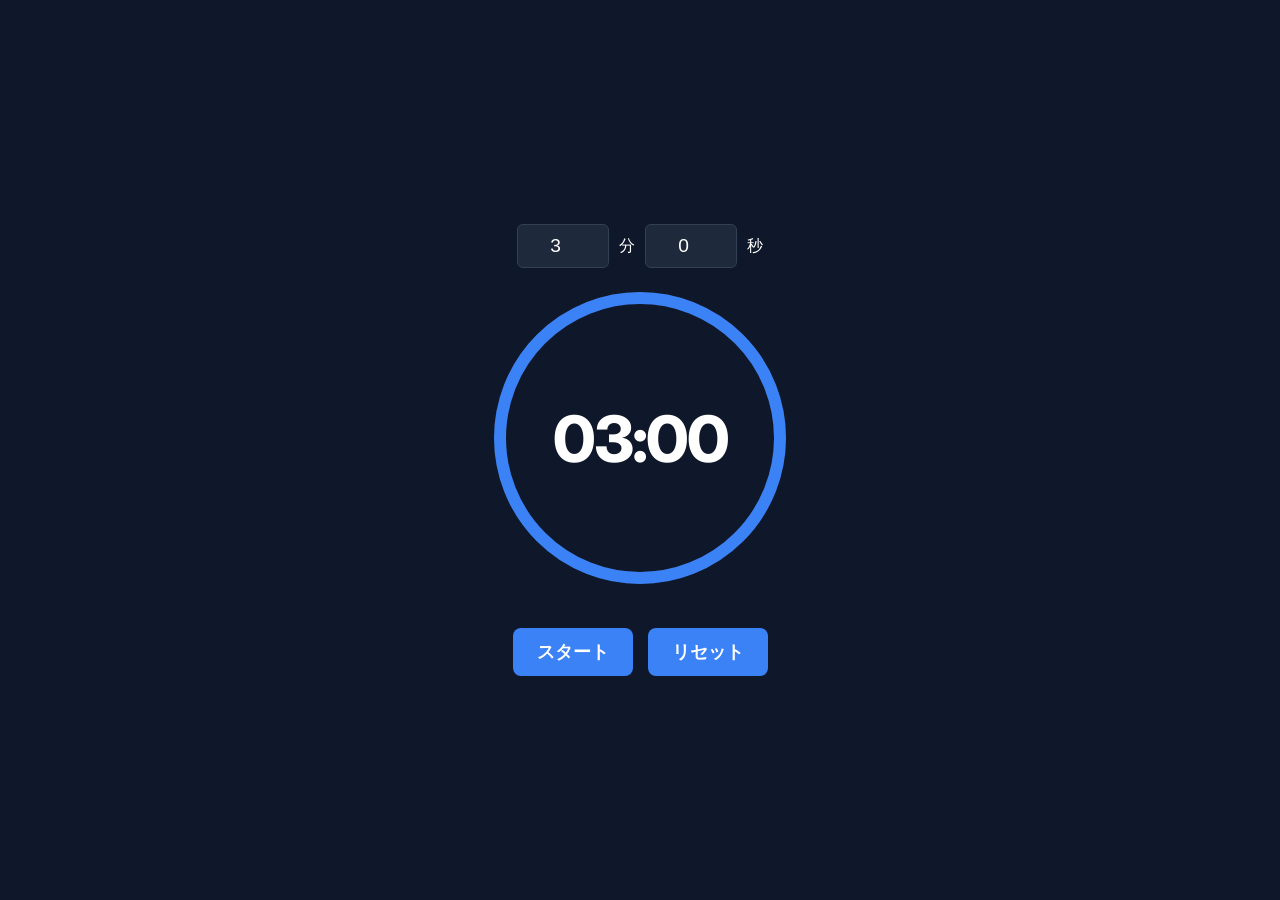
<file: timer.html>
<!DOCTYPE html>
<html lang="ja">
<head>
    <meta charset="UTF-8">
    <meta name="viewport" content="width=device-width, initial-scale=1.0">
    <title>シンプルタイマー</title>
    <link href="https://fonts.googleapis.com/css2?family=Inter:wght@400;600;800&display=swap" rel="stylesheet">
    <style>
        body {
            margin: 0;
            padding: 0;
            display: flex;
            justify-content: center;
            align-items: center;
            min-height: 100vh;
            background-color: #0f172a;
            color: white;
            font-family: 'Inter', sans-serif;
            flex-direction: column;
        }

        .timer-container {
            position: relative;
            width: 300px;
            height: 300px;
        }

        svg {
            transform: rotate(-90deg);
            width: 100%;
            height: 100%;
        }

        circle {
            fill: none;
            stroke-width: 12;
            stroke-linecap: round;
        }

        .bg-circle {
            stroke: #1e293b;
        }

        .progress-circle {
            stroke: #3b82f6;
            stroke-dasharray: 880; /* 2 * pi * r (r=140) */
            stroke-dashoffset: 0;
            transition: stroke-dashoffset 1s linear, stroke 0.5s;
        }

        .time-display {
            position: absolute;
            top: 50%;
            left: 50%;
            transform: translate(-50%, -50%);
            font-size: 4rem;
            font-weight: 800;
            letter-spacing: -2px;
        }

        .controls {
            margin-top: 40px;
            display: flex;
            gap: 15px;
        }

        button {
            padding: 12px 24px;
            font-size: 1.1rem;
            font-weight: 600;
            border: none;
            border-radius: 8px;
            cursor: pointer;
            transition: transform 0.1s, opacity 0.2s;
            background: #3b82f6;
            color: white;
        }

        button:active {
            transform: scale(0.95);
        }

        button.stop {
            background: #ef4444;
        }

        .inputs {
            margin-bottom: 20px;
            display: flex;
            gap: 10px;
            align-items: center;
        }

        input {
            width: 70px;
            padding: 10px;
            font-size: 1.2rem;
            border-radius: 6px;
            border: 1px solid #334155;
            background: #1e293b;
            color: white;
            text-align: center;
        }
        
        input:focus {
            outline: none;
            border-color: #3b82f6;
        }

    </style>
</head>
<body>

    <div class="inputs" id="inputContainer">
        <input type="number" id="minInput" value="3" min="0" max="99"> 分
        <input type="number" id="secInput" value="0" min="0" max="59"> 秒
    </div>

    <div class="timer-container">
        <svg viewBox="0 0 300 300">
            <circle class="bg-circle" cx="150" cy="150" r="140"></circle>
            <circle class="progress-circle" id="progress" cx="150" cy="150" r="140"></circle>
        </svg>
        <div class="time-display" id="timeDisplay">03:00</div>
    </div>

    <div class="controls">
        <button id="startBtn">スタート</button>
        <button id="stopBtn" class="stop" style="display:none;">ストップ</button>
        <button id="resetBtn">リセット</button>
    </div>

    <script>
        let totalSeconds = 180;
        let remainingSeconds = 180;
        let timerId = null;
        let audioCtx = null;
        const radius = 140;
        const circumference = 2 * Math.PI * radius; // Approx 879.6

        const progressCircle = document.getElementById('progress');
        const timeDisplay = document.getElementById('timeDisplay');
        const startBtn = document.getElementById('startBtn');
        const stopBtn = document.getElementById('stopBtn');
        const resetBtn = document.getElementById('resetBtn');
        const inputContainer = document.getElementById('inputContainer');
        const minInput = document.getElementById('minInput');
        const secInput = document.getElementById('secInput');

        progressCircle.style.strokeDasharray = circumference;

        function updateDisplay() {
            const m = Math.floor(remainingSeconds / 60).toString().padStart(2, '0');
            const s = (remainingSeconds % 60).toString().padStart(2, '0');
            timeDisplay.textContent = `${m}:${s}`;

            const offset = circumference - (remainingSeconds / totalSeconds) * circumference;
            progressCircle.style.strokeDashoffset = offset;

            // Change color as time gets low
            if (remainingSeconds <= 10 && totalSeconds > 10) {
                progressCircle.style.stroke = '#ef4444'; // red
            } else if (remainingSeconds <= totalSeconds / 4) {
                progressCircle.style.stroke = '#f59e0b'; // orange
            } else {
                progressCircle.style.stroke = '#3b82f6'; // blue
            }
        }

        function setTotalTime() {
            const m = parseInt(minInput.value) || 0;
            const s = parseInt(secInput.value) || 0;
            totalSeconds = (m * 60) + s;
            if(totalSeconds === 0) totalSeconds = 1; // prevent divide by zero
            remainingSeconds = totalSeconds;
            updateDisplay();
        }

        minInput.addEventListener('change', setTotalTime);
        secInput.addEventListener('change', setTotalTime);

        function playBeep() {
            if (!audioCtx) return;
            
            // ピピっ（休符）ピピっ（休符）ピピっ のパターンを3回鳴らす
            for (let i = 0; i < 3; i++) {
                const startTime = audioCtx.currentTime + (i * 0.6);
                
                // 1回目の「ピ」
                playSingleBeep(startTime);
                // 2回目の「ピ」 (0.15秒後)
                playSingleBeep(startTime + 0.15);
            }
        }

        function playSingleBeep(time) {
            const osc = audioCtx.createOscillator();
            const gain = audioCtx.createGain();
            
            osc.connect(gain);
            gain.connect(audioCtx.destination);
            
            osc.type = 'square'; // 目覚まし時計っぽい音（矩形波）
            osc.frequency.setValueAtTime(1000, time); // 1000Hz
            
            // アタックとリリースをつけてクリックノイズを防ぐ
            gain.gain.setValueAtTime(0, time);
            gain.gain.linearRampToValueAtTime(0.5, time + 0.01);
            gain.gain.setValueAtTime(0.5, time + 0.08);
            gain.gain.linearRampToValueAtTime(0, time + 0.1);
            
            osc.start(time);
            osc.stop(time + 0.1);
        }

        startBtn.addEventListener('click', () => {
            if (timerId !== null) return;

            // ブラウザの仕様（ユーザー操作時に音の許可を得る）に対応
            if (!audioCtx) {
                audioCtx = new (window.AudioContext || window.webkitAudioContext)();
            }
            if (audioCtx.state === 'suspended') {
                audioCtx.resume();
            }
            
            if(remainingSeconds === totalSeconds) {
                setTotalTime();
            }

            inputContainer.style.opacity = '0.5';
            inputContainer.style.pointerEvents = 'none';
            startBtn.style.display = 'none';
            stopBtn.style.display = 'block';

            timerId = setInterval(() => {
                remainingSeconds--;
                if (remainingSeconds <= 0) {
                    remainingSeconds = 0;
                    clearInterval(timerId);
                    timerId = null;
                    startBtn.style.display = 'block';
                    stopBtn.style.display = 'none';
                    progressCircle.style.stroke = '#ef4444';
                    playBeep(); // 音を鳴らす
                    
                    // 音が鳴り終わる頃（約1.8秒後）にアラートを出す
                    setTimeout(() => {
                        alert("時間です！");
                    }, 1800);
                }
                updateDisplay();
            }, 1000);
        });

        stopBtn.addEventListener('click', () => {
            clearInterval(timerId);
            timerId = null;
            startBtn.style.display = 'block';
            stopBtn.style.display = 'none';
        });

        resetBtn.addEventListener('click', () => {
            clearInterval(timerId);
            timerId = null;
            startBtn.style.display = 'block';
            stopBtn.style.display = 'none';
            inputContainer.style.opacity = '1';
            inputContainer.style.pointerEvents = 'auto';
            setTotalTime();
        });

        // Initialize
        updateDisplay();
    </script>
</body>
</html>
</file>
